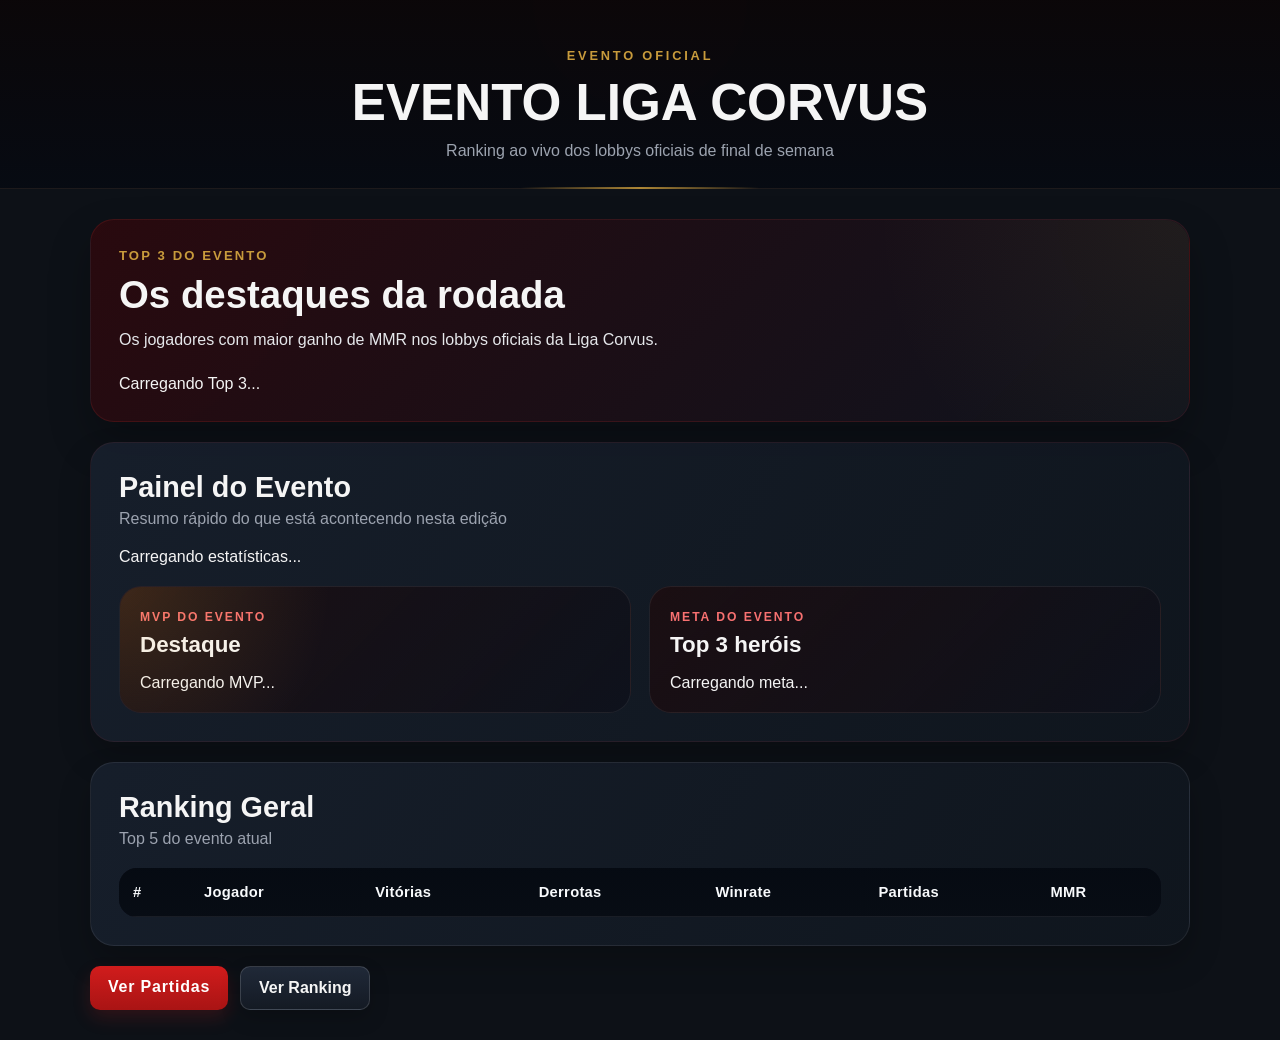
<file: index.html>
<!DOCTYPE html>
<html lang="pt-BR">
<head>
  <meta charset="UTF-8" />
  <meta name="viewport" content="width=device-width, initial-scale=1.0" />
  <title>Evento Liga Corvus</title>
  <link rel="icon" type="image/png" href="favicon.png">
  <link rel="stylesheet" href="css/style.css" />
</head>
<body>
  <header class="topo topo-home">
    <div class="topo-inner reveal reveal-1">
      <p class="topo-kicker">EVENTO OFICIAL</p>
      <h1 id="event-name">EVENTO LIGA CORVUS</h1>
      <p class="sub">Ranking ao vivo dos lobbys oficiais de final de semana</p>
    </div>
  </header>

  <main class="container">
    <section class="hero-banner hero-banner-home reveal reveal-2">
      <div class="hero-left hero-left-full">
        <p class="banner-label">TOP 3 DO EVENTO</p>
        <h2>Os destaques da rodada</h2>
        <p class="banner-text">
          Os jogadores com maior ganho de MMR nos lobbys oficiais da Liga Corvus.
        </p>

        <div id="top3-highlight" class="top3-highlight">
          Carregando Top 3...
        </div>
      </div>
    </section>

    <section class="section-block home-insights reveal reveal-3">
      <div class="section-header">
        <h2>Painel do Evento</h2>
        <p>Resumo rápido do que está acontecendo nesta edição</p>
      </div>

      <div class="event-stats-grid" id="event-stats-grid">
        Carregando estatísticas...
      </div>

      <div class="home-extra-grid">
        <div class="mini-panel mvp-panel">
          <div class="mini-panel-header">
            <span class="mini-panel-kicker">MVP DO EVENTO</span>
            <h3>Destaque</h3>
          </div>
          <div id="event-mvp">
            Carregando MVP...
          </div>
        </div>

        <div class="mini-panel meta-panel">
          <div class="mini-panel-header">
            <span class="mini-panel-kicker">META DO EVENTO</span>
            <h3>Top 3 heróis</h3>
          </div>
          <div id="meta-evento" class="meta-grid">
            Carregando meta...
          </div>
        </div>
      </div>
    </section>

    <section class="section-block reveal reveal-4">
      <div class="section-header">
        <h2>Ranking Geral</h2>
        <p>Top 5 do evento atual</p>
      </div>

      <div class="ranking-premium-wrap">
        <table class="ranking-premium-table">
          <thead>
            <tr>
              <th>#</th>
              <th>Jogador</th>
              <th>Vitórias</th>
              <th>Derrotas</th>
              <th>Winrate</th>
              <th>Partidas</th>
              <th>MMR</th>
            </tr>
          </thead>
          <tbody id="home-ranking-body"></tbody>
        </table>
      </div>
    </section>

    <section class="botoes reveal reveal-5">
      <a class="btn btn-home-main" href="partidas.html">Ver Partidas</a>
      <a class="btn btn-secondary btn-outline-light" href="ranking.html">Ver Ranking</a>
    </section>
  </main>

  <script src="js/config.js"></script>
  <script src="js/utils.js"></script>
  <script src="js/api.js"></script>
  <script src="js/heroes.js"></script>
  <script src="js/app.js"></script>
</body>
</html>
</file>
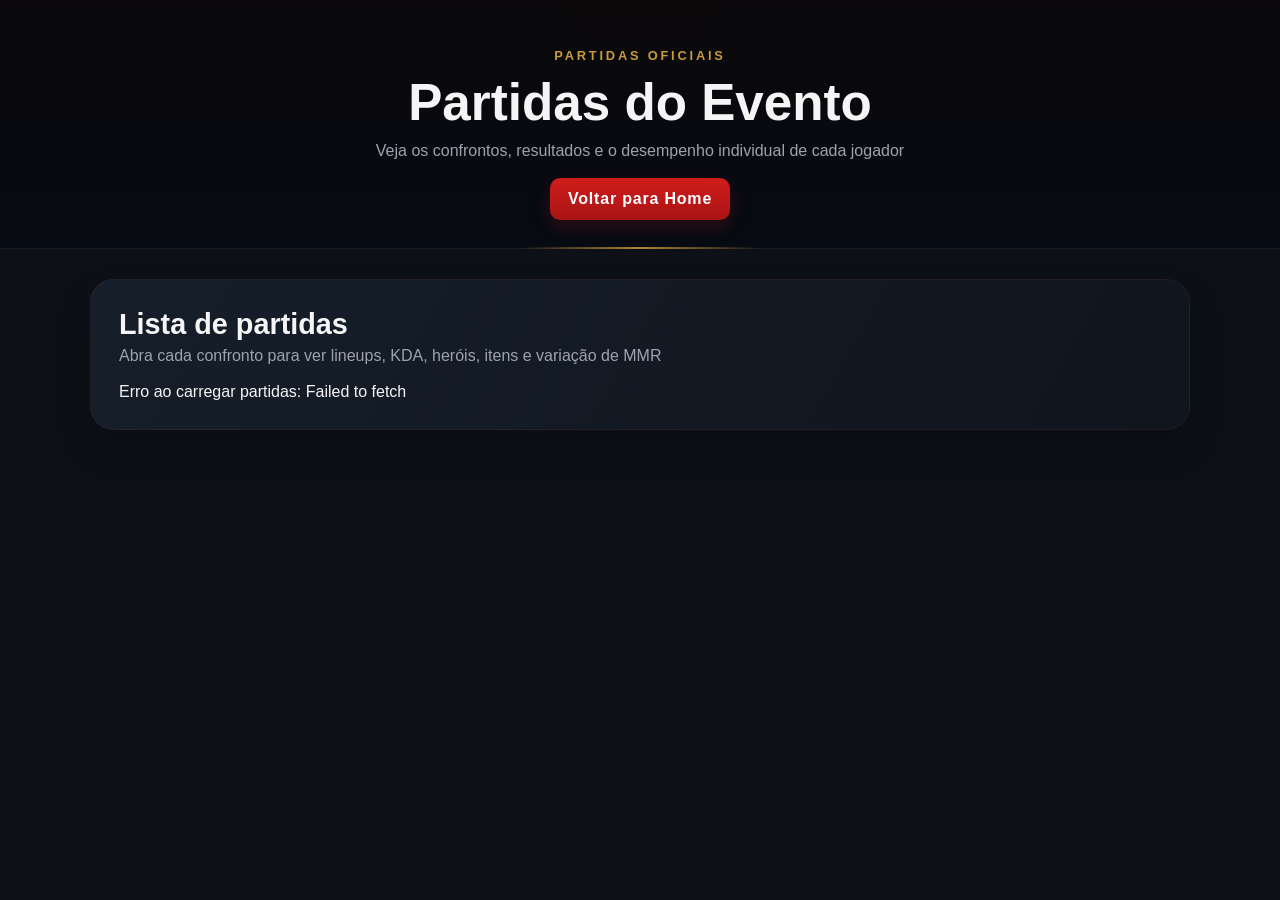
<file: partidas.html>
<!DOCTYPE html>
<html lang="pt-BR">
<head>
  <meta charset="UTF-8" />
  <meta name="viewport" content="width=device-width, initial-scale=1.0" />
  <title>Evento Liga Corvus | Partidas</title>
  <link rel="icon" type="image/png" href="favicon.png">
  <link rel="stylesheet" href="css/style.css" />
</head>
<body>
  <header class="topo topo-matches">
    <div class="topo-inner">
      <p class="topo-kicker">PARTIDAS OFICIAIS</p>
      <h1>Partidas do Evento</h1>
      <p class="sub">Veja os confrontos, resultados e o desempenho individual de cada jogador</p>
      <div class="top-actions">
        <a class="btn btn-home-main" href="index.html">Voltar para Home</a>
      </div>
    </div>
  </header>

  <main class="container">
    <section class="section-block section-matches">
      <div class="section-header section-header-matches">
        <div>
          <h2>Lista de partidas</h2>
          <p>Abra cada confronto para ver lineups, KDA, heróis, itens e variação de MMR</p>
        </div>
      </div>

      <div id="matches-list">Carregando partidas...</div>
    </section>
  </main>

  <script src="js/config.js"></script>
  <script src="js/utils.js"></script>
  <script src="js/api.js"></script>
  <script src="js/heroes.js"></script>
  <script src="js/items.js"></script>
  <script src="js/partidas.js"></script>
</body>
</html>
</file>
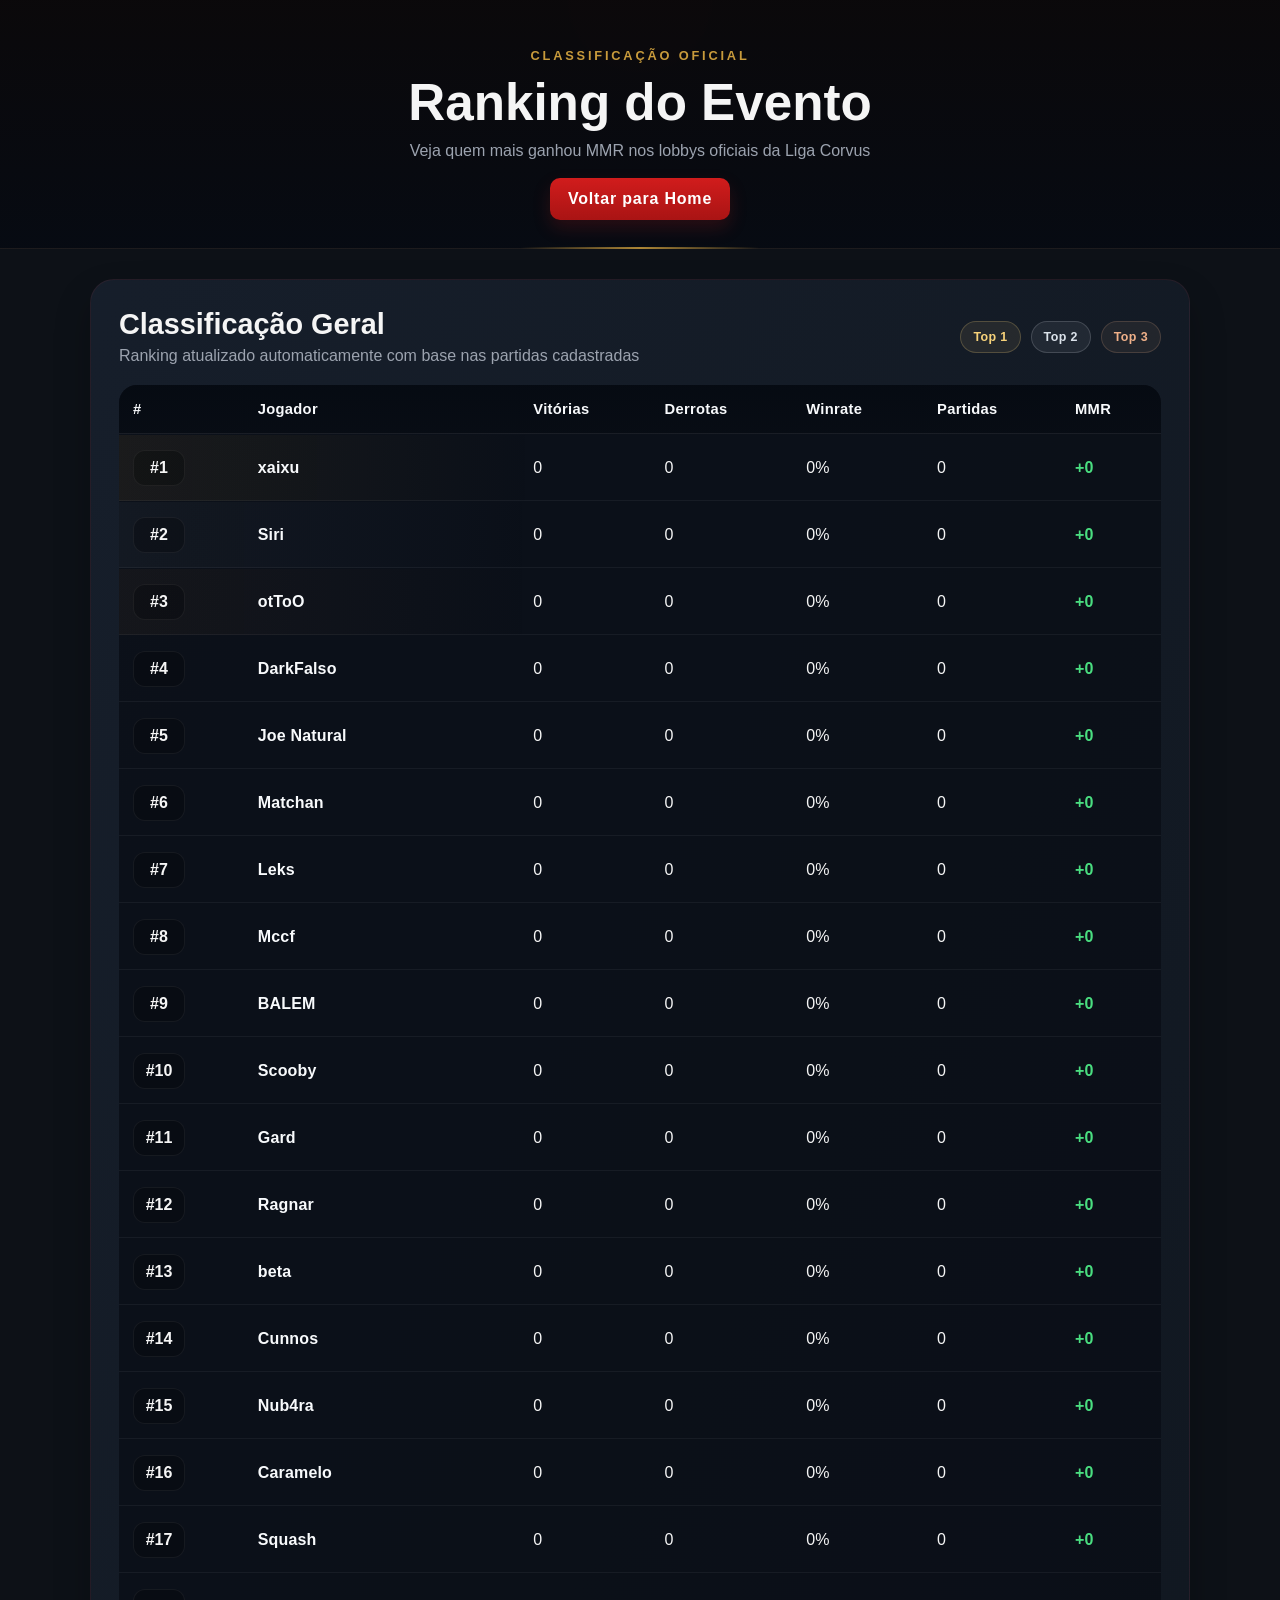
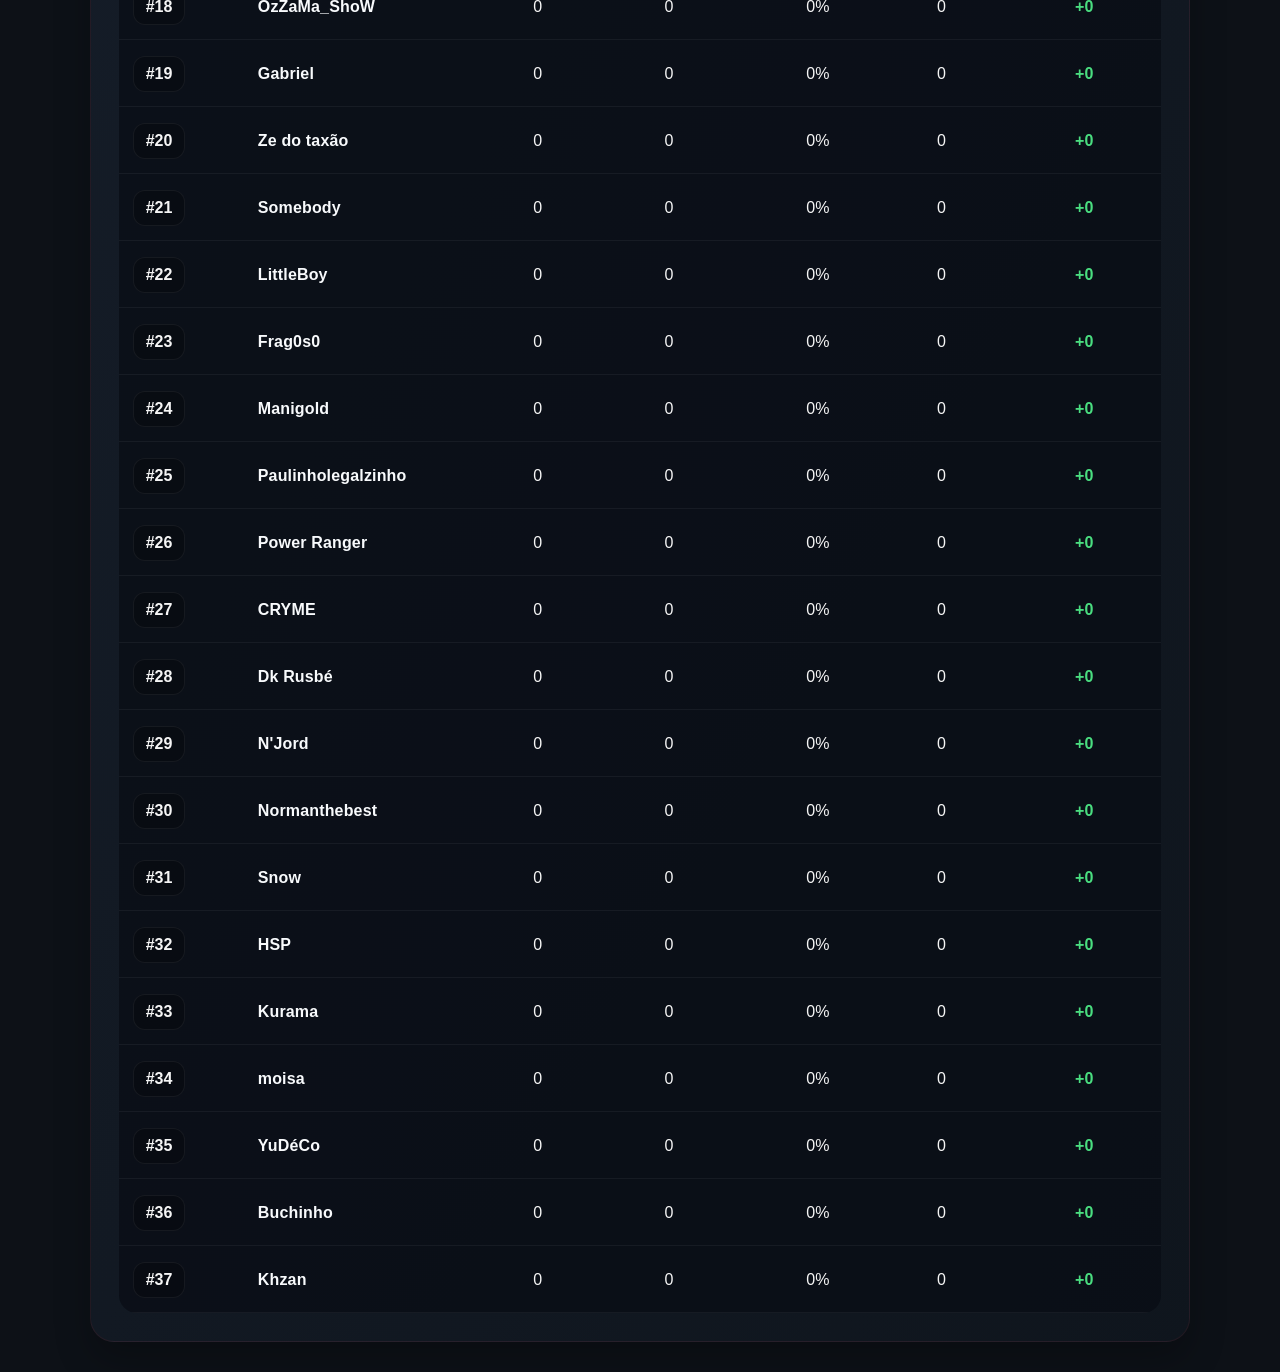
<file: ranking.html>
<!DOCTYPE html>
<html lang="pt-BR">
<head>
  <meta charset="UTF-8" />
  <meta name="viewport" content="width=device-width, initial-scale=1.0" />
  <title>Evento Liga Corvus | Ranking</title>
  <link rel="icon" type="image/png" href="favicon.png">
  <link rel="stylesheet" href="css/style.css" />
</head>
<body>
  <header class="topo topo-ranking">
    <div class="topo-inner">
      <p class="topo-kicker">CLASSIFICAÇÃO OFICIAL</p>
      <h1>Ranking do Evento</h1>
      <p class="sub">Veja quem mais ganhou MMR nos lobbys oficiais da Liga Corvus</p>
      <div class="top-actions">
        <a class="btn btn-home-main" href="index.html">Voltar para Home</a>
      </div>
    </div>
  </header>

  <main class="container">
    <section class="section-block section-ranking">
      <div class="section-header section-header-ranking">
        <div>
          <h2>Classificação Geral</h2>
          <p>Ranking atualizado automaticamente com base nas partidas cadastradas</p>
        </div>

        <div class="ranking-legend">
          <span class="legend-pill legend-gold">Top 1</span>
          <span class="legend-pill legend-silver">Top 2</span>
          <span class="legend-pill legend-bronze">Top 3</span>
        </div>
      </div>

      <div class="ranking-premium-wrap">
        <table class="ranking-premium-table ranking-table-upgraded">
          <thead>
            <tr>
              <th>#</th>
              <th>Jogador</th>
              <th>Vitórias</th>
              <th>Derrotas</th>
              <th>Winrate</th>
              <th>Partidas</th>
              <th>MMR</th>
            </tr>
          </thead>
          <tbody id="ranking-body"></tbody>
        </table>
      </div>
    </section>
  </main>

  <script src="js/config.js"></script>
  <script src="js/utils.js"></script>
  <script src="js/api.js"></script>
  <script src="js/ranking.js"></script>
</body>
</html>
</file>
<file: css/style.css>
* {
  box-sizing: border-box;
  margin: 0;
  padding: 0;
}

body {
  background: #0d1117;
  color: #f5f5f5;
  font-family: Arial, Helvetica, sans-serif;
  min-height: 100vh;
}

.topo {
  text-align: center;
  padding: 30px 20px;
  border-bottom: 1px solid #222;
}

.topo h1 {
  font-size: 2.2rem;
  margin-bottom: 8px;
}

.sub {
  color: #aaa;
}

.container {
  width: min(1100px, 92%);
  margin: 30px auto;
  display: grid;
  gap: 20px;
}

.hero-card {
  background: #161b22;
  border: 1px solid #272c35;
  border-radius: 16px;
  padding: 24px;
}

.hero-card h2 {
  margin-bottom: 16px;
}

.countdown-box {
  margin-top: 20px;
  padding: 20px;
  background: #0f141b;
  border-radius: 14px;
  text-align: center;
}

.countdown-box span {
  display: block;
  color: #999;
  margin-bottom: 8px;
}

.countdown-box h3 {
  font-size: 2rem;
}

.botoes {
  display: flex;
  gap: 12px;
  flex-wrap: wrap;
}

.btn {
  display: inline-block;
  background: linear-gradient(180deg, #d11c1c, #a91414);
  color: white;
  text-decoration: none;
  padding: 12px 18px;
  border-radius: 10px;
  font-weight: 700;
  box-shadow: 0 8px 18px rgba(185, 28, 28, 0.2);
}

.btn:hover {
  background: linear-gradient(180deg, #e02222, #b11616);
}

.rank-item,
.match-card,
.player-card {
  background: #11161d;
  border: 1px solid #272c35;
  border-radius: 12px;
  padding: 14px;
  margin-bottom: 12px;
}

.rank-item strong {
  font-size: 1.05rem;
}

.small {
  color: #aaa;
  font-size: 0.9rem;
}

.table-wrap {
  overflow-x: auto;
}

table {
  width: 100%;
  border-collapse: collapse;
  background: #161b22;
  border-radius: 12px;
  overflow: hidden;
}

th, td {
  padding: 12px;
  border-bottom: 1px solid #272c35;
  text-align: left;
}

th {
  background: #0f141b;
}

.win {
  color: #4ade80;
  font-weight: bold;
}

.loss {
  color: #f87171;
  font-weight: bold;
}

.match-details {
  background: #11161d;
  border: 1px solid #272c35;
  border-radius: 14px;
  margin-bottom: 16px;
  overflow: hidden;
}

.match-summary {
  list-style: none;
  cursor: pointer;
  padding: 18px;
  background: #0f141b;
}

.match-summary::-webkit-details-marker {
  display: none;
}

.match-summary:hover {
  background: #131a22;
}

.match-expanded {
  padding: 16px;
}

.players-grid {
  display: grid;
  grid-template-columns: repeat(auto-fit, minmax(260px, 1fr));
  gap: 12px;
}

.team-block h3{
  color:#9ca3af;
  font-size:16px;
  margin-bottom:8px;
}

.topo {
  position: relative;
  text-align: center;
  padding: 48px 20px 28px;
  border-bottom: 1px solid rgba(255,255,255,0.08);
  background:
    linear-gradient(180deg, rgba(9,13,20,0.95), rgba(6,10,18,0.95)),
    radial-gradient(circle at top center, rgba(161, 98, 7, 0.18), transparent 35%);
}

.topo-inner {
  max-width: 900px;
  margin: 0 auto;
}

.topo-kicker {
  font-size: 0.8rem;
  letter-spacing: 0.22em;
  color: #c89b3c;
  margin-bottom: 10px;
  font-weight: 700;
}

.topo h1 {
  font-size: clamp(2.2rem, 5vw, 3.2rem);
  margin-bottom: 10px;
  font-weight: 800;
}

.sub {
  color: #9ca3af;
  font-size: 1rem;
}

.hero-banner {
  display: grid;
  grid-template-columns: 1.2fr 1fr;
  gap: 20px;
  align-items: stretch;
  background:
    linear-gradient(120deg, rgba(24,32,46,0.95), rgba(16,22,31,0.95)),
    radial-gradient(circle at left top, rgba(185, 28, 28, 0.18), transparent 30%);
  border: 1px solid rgba(255,255,255,0.08);
  border-radius: 24px;
  padding: 28px;
  box-shadow: 0 20px 40px rgba(0,0,0,0.25);
}

.hero-left,
.hero-right {
  display: flex;
  flex-direction: column;
  justify-content: center;
}

.banner-label {
  color: #c89b3c;
  font-size: 0.82rem;
  letter-spacing: 0.16em;
  text-transform: uppercase;
  margin-bottom: 10px;
  font-weight: 700;
}

.hero-banner h2 {
  font-size: clamp(1.8rem, 3vw, 2.6rem);
  margin-bottom: 14px;
}

.banner-text {
  color: #e5e7eb;
  margin-bottom: 8px;
  font-size: 1rem;
}

.countdown-panel {
  height: 100%;
  display: flex;
  flex-direction: column;
  justify-content: center;
  align-items: center;
  background:
    linear-gradient(180deg, rgba(7,11,19,0.92), rgba(10,15,25,0.92));
  border: 1px solid rgba(255,255,255,0.06);
  border-radius: 20px;
  padding: 30px;
  text-align: center;
}

.countdown-panel span {
  color: #9ca3af;
  font-size: 0.92rem;
  margin-bottom: 10px;
  letter-spacing: 0.12em;
}

.countdown-panel h3 {
  font-size: clamp(2rem, 4vw, 3rem);
  font-weight: 800;
  color: #f8fafc;
}

.section-block {
  background:
    linear-gradient(120deg, rgba(24,32,46,0.88), rgba(16,22,31,0.88));
  border: 1px solid rgba(255,255,255,0.08);
  border-radius: 24px;
  padding: 28px;
  box-shadow: 0 16px 32px rgba(0,0,0,0.22);
}

.section-header {
  margin-bottom: 20px;
}

.section-header h2 {
  font-size: 1.8rem;
  margin-bottom: 6px;
}

.section-header p {
  color: #9ca3af;
}

.top5-grid {
  display: grid;
  grid-template-columns: 1.12fr 1fr 1fr 1fr 1fr;
  gap: 16px;
}

.top-card {
  position: relative;
  min-height: 310px;
  border-radius: 20px;
  overflow: hidden;
  border: 1px solid rgba(255,255,255,0.08);
  background:
    linear-gradient(160deg, rgba(22,30,43,0.98), rgba(11,15,24,0.98));
  box-shadow: 0 12px 24px rgba(0,0,0,0.28);
  transition: transform 0.2s ease, box-shadow 0.2s ease;
}

.top-card:hover {
  transform: translateY(-4px);
  box-shadow: 0 18px 34px rgba(0,0,0,0.35);
}

.top-card.first {
  background:
    linear-gradient(160deg, rgba(92,69,14,0.98), rgba(21,16,8,0.98));
  border-color: rgba(200,155,60,0.34);
  box-shadow:
    0 16px 34px rgba(0,0,0,0.32),
    0 0 0 1px rgba(200,155,60,0.08) inset;
}

.top-card.second {
  background:
    linear-gradient(160deg, rgba(57,66,79,0.98), rgba(14,17,23,0.98));
  border-color: rgba(160,174,192,0.22);
  box-shadow:
    0 16px 34px rgba(0,0,0,0.28),
    0 0 0 1px rgba(160,174,192,0.05) inset;
}

.top-card.third {
  background:
    linear-gradient(160deg, rgba(97,58,28,0.98), rgba(20,14,9,0.98));
  border-color: rgba(180,120,70,0.24);
  box-shadow:
    0 16px 34px rgba(0,0,0,0.28),
    0 0 0 1px rgba(180,120,70,0.05) inset;
}

.top-card-overlay {
  position: absolute;
  inset: 0;
  background:
    radial-gradient(circle at top right, rgba(255,255,255,0.08), transparent 35%);
  pointer-events: none;
}

.top-card-badge {
  position: absolute;
  top: 12px;
  left: 12px;
  z-index: 2;
  background: rgba(3,7,14,0.55);
  border: 1px solid rgba(255,255,255,0.12);
  padding: 7px 11px;
  border-radius: 999px;
  font-weight: 800;
  color: #f8fafc;
  backdrop-filter: blur(6px);
}

.top-card.first .top-card-badge {
  background: rgba(200,155,60,0.18);
  border-color: rgba(200,155,60,0.35);
  color: #f3d27c;
}

.top-card.second .top-card-badge {
  background: rgba(148,163,184,0.15);
  border-color: rgba(148,163,184,0.28);
  color: #dbe4ef;
}

.top-card.third .top-card-badge {
  background: rgba(180,120,70,0.16);
  border-color: rgba(180,120,70,0.28);
  color: #efc29b;
}

.top-card-content {
  position: relative;
  z-index: 1;
  height: 100%;
  padding: 16px 18px 18px;
  display: flex;
  flex-direction: column;
  justify-content: flex-start;
}

.top-card-role {
  color: #cbd5e1;
  font-size: 0.72rem;
  letter-spacing: 0.12em;
  margin-bottom: 8px;
}

.top-card h3 {
  font-size: 1.5rem;
  margin-bottom: 16px;
  line-height: 1.1;
}

.top-card-stats {
  display: grid;
  gap: 8px;
  margin-top: 8px;
}

.top-stat {
  padding: 10px 12px;
  border-radius: 14px;
  background: rgba(0,0,0,0.22);
  border: 1px solid rgba(255,255,255,0.08);
}

.top-stat span {
  display: block;
  color: #cbd5e1;
  font-size: 0.8rem;
  margin-bottom: 4px;
}

.top-stat strong {
  font-size: 1.05rem;
}

.ranking-premium-wrap {
  overflow-x: auto;
}

.ranking-premium-table {
  width: 100%;
  border-collapse: collapse;
  overflow: hidden;
  border-radius: 18px;
  background: rgba(9,13,20,0.75);
}

.ranking-premium-table thead th {
  background: linear-gradient(180deg, rgba(6,10,18,0.96), rgba(8,12,20,0.96));
  color: #f8fafc;
  font-size: 0.92rem;
  padding: 16px 14px;
  text-align: left;
  border-bottom: 1px solid rgba(255,255,255,0.08);
  letter-spacing: 0.02em;
}

.ranking-premium-table tbody td {
  padding: 15px 14px;
  border-bottom: 1px solid rgba(255,255,255,0.05);
}

.ranking-premium-table tbody tr:hover {
  background: rgba(255,255,255,0.035);
}

.ranking-premium-table tbody tr:nth-child(1) {
  background: linear-gradient(90deg, rgba(200,155,60,0.08), transparent 40%);
}

.ranking-premium-table tbody tr:nth-child(2) {
  background: linear-gradient(90deg, rgba(148,163,184,0.06), transparent 40%);
}

.ranking-premium-table tbody tr:nth-child(3) {
  background: linear-gradient(90deg, rgba(180,120,70,0.06), transparent 40%);
}

.btn-secondary {
  background: #1f2937;
}

.btn-secondary:hover {
  background: #111827;
}

@media (max-width: 1200px) {
  .top5-grid {
    grid-template-columns: repeat(3, minmax(220px, 1fr));
  }
}

@media (max-width: 900px) {
  .hero-banner {
    grid-template-columns: 1fr;
  }

  .top5-grid {
    grid-template-columns: repeat(2, minmax(220px, 1fr));
  }
}

@media (max-width: 640px) {
  .container {
    width: min(94%, 1100px);
  }

  .top5-grid {
    grid-template-columns: 1fr;
  }

  .section-block,
  .hero-banner {
    padding: 20px;
    border-radius: 18px;
  }

  .top-card {
    min-height: 220px;
  }
}

/* =========================
   PARTIDAS - BLOCO LIMPO
========================= */

.match-premium-card {
  border: 1px solid rgba(255,255,255,0.08);
  border-radius: 20px;
  overflow: hidden;
  background: linear-gradient(145deg, rgba(20,27,39,0.95), rgba(10,15,24,0.95));
  margin-bottom: 18px;
  box-shadow: 0 14px 30px rgba(0,0,0,0.24);
}

.match-premium-summary {
  list-style: none;
  cursor: pointer;
  padding: 0;
}

.match-premium-summary::-webkit-details-marker {
  display: none;
}

.match-summary-main {
  padding: 16px 18px;
  background: linear-gradient(135deg, rgba(31,41,55,0.7), rgba(10,14,22,0.7));
}

.match-summary-top {
  display: flex;
  gap: 8px;
  flex-wrap: wrap;
  margin-bottom: 12px;
}

.match-chip {
  display: inline-flex;
  align-items: center;
  padding: 6px 10px;
  border-radius: 999px;
  font-size: 0.72rem;
  font-weight: 700;
  background: rgba(185, 28, 28, 0.18);
  color: #fca5a5;
  border: 1px solid rgba(248, 113, 113, 0.18);
}

.match-chip.subtle {
  background: rgba(255,255,255,0.05);
  color: #cbd5e1;
  border-color: rgba(255,255,255,0.08);
}

.match-versus-row {
  display: grid;
  grid-template-columns: 1fr auto 1fr;
  align-items: center;
  gap: 16px;
}

.team-name {
  font-size: 1.05rem;
  font-weight: 800;
  color: #e5e7eb;
}

.team-name:last-child {
  text-align: right;
}

.winner-team {
  color: #f8fafc;
  text-shadow: 0 0 18px rgba(74, 222, 128, 0.18);
}

.versus-center {
  text-align: center;
}

.match-score {
  display: flex;
  align-items: center;
  justify-content: center;
  gap: 10px;
  margin-bottom: 6px;
}

.match-score strong {
  font-size: 1.5rem;
}

.match-score span {
  color: #9ca3af;
  font-weight: 700;
}

.match-premium-body {
  padding: 14px 18px 18px;
  overflow-x: hidden;
}

.match-info-strip {
  display: grid;
  grid-template-columns: repeat(3, minmax(120px, 1fr));
  gap: 10px;
  margin-bottom: 14px;
}

.info-pill {
  background: rgba(255,255,255,0.04);
  border: 1px solid rgba(255,255,255,0.07);
  border-radius: 12px;
  padding: 10px 12px;
}

.info-pill span {
  display: block;
  color: #9ca3af;
  font-size: 0.72rem;
  margin-bottom: 4px;
}

.info-pill strong {
  font-size: 0.9rem;
  color: #f8fafc;
}

.unknown-ids-box {
  margin-bottom: 14px;
  padding: 12px;
  border-radius: 14px;
  background: rgba(255,255,255,0.03);
  border: 1px solid rgba(255,255,255,0.06);
}

.unknown-ids-box h4 {
  margin-bottom: 8px;
  font-size: 0.95rem;
}

.unknown-ids-list {
  display: flex;
  flex-wrap: wrap;
  gap: 6px;
}

.unknown-ids-list span {
  background: rgba(0,0,0,0.25);
  border: 1px solid rgba(255,255,255,0.08);
  color: #e5e7eb;
  padding: 6px 8px;
  border-radius: 10px;
  font-size: 0.75rem;
}

/* =========================
   CONFRONTO SEM SCROLL LATERAL
========================= */

body {
  overflow-x: hidden;
}

.match-premium-body {
  overflow-x: hidden;
}

.stratz-vs-wrapper {
  width: 100%;
  overflow: hidden;
  padding: 4px 0 8px;
}

.stratz-vs-inner {
  display: grid;
  grid-template-columns: repeat(5, minmax(0, 1fr)) auto repeat(5, minmax(0, 1fr));
  gap: 6px;
  align-items: stretch;
  width: 100%;
}

.stratz-team-row {
  display: contents;
}

.stratz-vs-center {
  display: flex;
  align-items: center;
  justify-content: center;
  font-size: 0.72rem;
  font-weight: 800;
  color: #7c8799;
  letter-spacing: 0.08em;
  padding: 0 2px;
}

/* =========================
   CARD COMPACTO ESTILO STRATZ
========================= */

.stratz-player-card {
  min-width: 0;
  min-height: 150px;
  border-radius: 8px;
  padding: 5px;
  border: 1px solid rgba(255,255,255,0.05);
  display: flex;
  flex-direction: column;
  justify-content: flex-start;
  background: linear-gradient(180deg, rgba(26,32,44,0.94), rgba(15,19,27,0.96));
  box-shadow: inset 0 1px 0 rgba(255,255,255,0.02);
  overflow: hidden;
}

.stratz-player-card.is-win {
  background: linear-gradient(180deg, rgba(29,68,48,0.92), rgba(15,24,20,0.96));
}

.stratz-player-card.is-loss {
  background: linear-gradient(180deg, rgba(68,30,30,0.92), rgba(22,16,18,0.96));
}

.stratz-top-number {
  font-size: 0.62rem;
  font-weight: 800;
  color: #f3f4f6;
  margin-bottom: 3px;
  line-height: 1;
}

.stratz-kda {
  font-size: 0.62rem;
  font-weight: 800;
  color: #ffffff;
  line-height: 1.1;
  margin-bottom: 3px;
}

.stratz-networth {
  font-size: 0.58rem;
  font-weight: 800;
  color: #facc15;
  margin-bottom: 4px;
  line-height: 1;
}

.stratz-name {
  font-size: 0.48rem;
  font-weight: 700;
  color: #f3f4f6;
  line-height: 1.05;
  white-space: nowrap;
  overflow: hidden;
  text-overflow: ellipsis;
  margin-bottom: 4px;
}

.stratz-badges {
  display: flex;
  gap: 3px;
  margin-bottom: 6px;
}

.mini-badge {
  padding: 2px 4px;
  border-radius: 999px;
  font-size: 0.38rem;
  font-weight: 800;
  border: 1px solid rgba(255,255,255,0.07);
  line-height: 1;
}

.badge-win {
  background: rgba(34,197,94,0.14);
  color: #86efac;
}

.badge-loss {
  background: rgba(239,68,68,0.14);
  color: #fca5a5;
}

.badge-double {
  background: rgba(251,146,60,0.18);
  color: #fdba74;
}

.badge-normal {
  background: rgba(255,255,255,0.07);
  color: #e5e7eb;
}

.stratz-items {
  margin-top: auto;
  display: grid;
  grid-template-columns: repeat(3, 1fr);
  gap: 2px;
}

.stratz-item-slot {
  height: 12px;
  border-radius: 3px;
  background: rgba(255,255,255,0.05);
  border: 1px solid rgba(255,255,255,0.05);
  display: flex;
  align-items: center;
  justify-content: center;
  font-size: 0.32rem;
  font-weight: 700;
  color: #f8fafc;
  overflow: hidden;
}

.stratz-item-slot img {
  width: 100%;
  height: 100%;
  object-fit: cover;
  display: block;
}

/* =========================
   AJUSTES DO TOPO DA PARTIDA
========================= */

.match-summary-main {
  padding: 14px 16px;
}

.match-summary-top {
  gap: 8px;
  margin-bottom: 10px;
}

.match-chip {
  padding: 6px 10px;
  font-size: 0.7rem;
}

.team-name {
  font-size: 0.95rem;
}

.match-score {
  gap: 8px;
  margin-bottom: 4px;
}

.match-score strong {
  font-size: 1.35rem;
}

.match-info-strip {
  grid-template-columns: repeat(3, minmax(100px, 1fr));
  gap: 8px;
  margin-bottom: 12px;
}

.info-pill {
  padding: 9px 10px;
  border-radius: 10px;
}

.info-pill span {
  font-size: 0.68rem;
}

.info-pill strong {
  font-size: 0.84rem;
}

.unknown-ids-box {
  margin-bottom: 12px;
  padding: 10px;
  border-radius: 12px;
}

.unknown-ids-box h4 {
  margin-bottom: 6px;
  font-size: 0.9rem;
}

.unknown-ids-list {
  gap: 5px;
}

.unknown-ids-list span {
  padding: 5px 7px;
  font-size: 0.68rem;
}

/* =========================
   RESPONSIVO
========================= */

@media (max-width: 1200px) {
  .stratz-vs-inner {
    grid-template-columns: repeat(5, minmax(0, 1fr)) auto repeat(5, minmax(0, 1fr));
    gap: 4px;
  }

  .stratz-player-card {
    min-height: 128px;
    padding: 4px;
  }

  .stratz-kda {
    font-size: 0.64rem;
  }

  .stratz-networth {
    font-size: 0.62rem;
  }

  .stratz-name {
    font-size: 0.5rem;
  }
}

@media (max-width: 900px) {
  .match-versus-row {
    grid-template-columns: 1fr;
    text-align: center;
  }

  .team-name,
  .team-name:last-child {
    text-align: center;
  }

  .match-info-strip {
    grid-template-columns: 1fr;
  }
}

.hero-thumb-wrap {
  width: 100%;
  height: 26px;
  border-radius: 4px;
  overflow: hidden;
  margin-bottom: 4px;
  background: rgba(255,255,255,0.04);
  flex-shrink: 0;
}

.hero-thumb {
  width: 100%;
  height: 100%;
  object-fit: cover;
  display: block;
}

.stratz-hero-name {
  font-size: 0.44rem;
  font-weight: 700;
  color: #cbd5e1;
  line-height: 1.1;
  white-space: nowrap;
  overflow: hidden;
  text-overflow: ellipsis;
  margin-bottom: 4px;
}

.prize-visual {
  display: flex;
  gap: 12px;
  flex-wrap: wrap;
  margin-top: 14px;
}

.prize-card {
  min-width: 180px;
  padding: 14px 16px;
  border-radius: 16px;
  border: 1px solid rgba(255,255,255,0.08);
  background: rgba(0,0,0,0.18);
  box-shadow: inset 0 1px 0 rgba(255,255,255,0.03);
}

.prize-first {
  background: linear-gradient(135deg, rgba(120, 88, 18, 0.35), rgba(20, 17, 10, 0.35));
  border-color: rgba(200,155,60,0.24);
}

.prize-rest {
  background: linear-gradient(135deg, rgba(32, 41, 58, 0.35), rgba(15, 19, 27, 0.35));
  border-color: rgba(255,255,255,0.08);
}

.prize-place {
  display: block;
  font-size: 0.72rem;
  letter-spacing: 0.12em;
  color: #c89b3c;
  margin-bottom: 8px;
  font-weight: 700;
  text-transform: uppercase;
}

.top-card-hero-thumb {
  height: 44px;
  overflow: hidden;
  border-bottom: 1px solid rgba(255,255,255,0.05);
}

.top-card-hero-thumb img {
  width: 100%;
  height: 100%;
  object-fit: cover;
  display: block;
}

.top-card-hero-name {
  color: #cbd5e1;
  font-size: 0.78rem;
  margin-bottom: 14px;
  line-height: 1.2;
}

.stratz-medal {
  font-size: 0.72rem;
  margin-bottom: 4px;
}

/* =========================
   ACABAMENTO ESPORTS
========================= */

.topo {
  position: relative;
}

.topo::after {
  content: "";
  position: absolute;
  left: 50%;
  bottom: -1px;
  transform: translateX(-50%);
  width: 240px;
  height: 2px;
  background: linear-gradient(90deg, transparent, rgba(200,155,60,0.85), transparent);
}

.hero-banner {
  position: relative;
}

.hero-banner::before {
  content: "";
  position: absolute;
  inset: 0;
  pointer-events: none;
  border-radius: 24px;
  background: radial-gradient(circle at top right, rgba(200,155,60,0.08), transparent 28%);
}

.topo-home {
  background:
    linear-gradient(180deg, rgba(10, 6, 8, 0.96), rgba(6, 10, 18, 0.96)),
    radial-gradient(circle at top center, rgba(255, 30, 30, 0.18), transparent 38%);
}

.hero-banner-home {
  background:
    linear-gradient(135deg, rgba(42, 10, 14, 0.95), rgba(15, 20, 30, 0.96)),
    radial-gradient(circle at left top, rgba(255, 0, 60, 0.12), transparent 30%);
  border: 1px solid rgba(255, 70, 70, 0.12);
}

.countdown-panel-home {
  background:
    linear-gradient(180deg, rgba(17, 8, 10, 0.96), rgba(9, 12, 20, 0.96));
  border: 1px solid rgba(255, 70, 70, 0.12);
  box-shadow: 0 0 30px rgba(255, 0, 50, 0.08);
}

.top3-highlight {
  display: grid;
  grid-template-columns: repeat(3, minmax(220px, 1fr));
  gap: 16px;
  margin-top: 18px;
}

.top3-card {
  position: relative;
  overflow: hidden;
  border-radius: 22px;
  padding: 16px;
  min-height: 320px;
  border: 1px solid rgba(255,255,255,0.08);
  background: linear-gradient(180deg, rgba(17, 22, 32, 0.96), rgba(9, 13, 20, 0.98));
  box-shadow: 0 18px 34px rgba(0,0,0,0.28);
  transition: transform 0.25s ease, box-shadow 0.25s ease, border-color 0.25s ease;
}

.top3-card:hover {
  transform: translateY(-6px);
  box-shadow: 0 24px 42px rgba(0,0,0,0.34);
}

.top3-card-1 {
  border-color: rgba(255, 196, 72, 0.26);
  background: linear-gradient(180deg, rgba(58, 40, 10, 0.98), rgba(16, 13, 8, 0.98));
}

.top3-card-2 {
  border-color: rgba(170, 180, 200, 0.18);
  background: linear-gradient(180deg, rgba(35, 42, 54, 0.98), rgba(12, 15, 22, 0.98));
}

.top3-card-3 {
  border-color: rgba(188, 111, 53, 0.2);
  background: linear-gradient(180deg, rgba(61, 30, 14, 0.98), rgba(18, 12, 10, 0.98));
}

.top3-card-glow {
  position: absolute;
  inset: 0;
  pointer-events: none;
  background: radial-gradient(circle at top right, rgba(255,255,255,0.08), transparent 30%);
}

.top3-card-header {
  position: relative;
  z-index: 1;
  display: flex;
  justify-content: space-between;
  align-items: center;
  margin-bottom: 14px;
}

.top3-medal {
  font-size: 1.5rem;
}

.top3-position {
  padding: 6px 10px;
  border-radius: 999px;
  font-weight: 800;
  font-size: 0.82rem;
  background: rgba(0,0,0,0.28);
  border: 1px solid rgba(255,255,255,0.08);
}

.top3-hero-image-wrap {
  position: relative;
  z-index: 1;
  width: 100%;
  height: 76px;
  border-radius: 14px;
  overflow: hidden;
  margin-bottom: 14px;
  border: 1px solid rgba(255,255,255,0.06);
}

.top3-hero-image {
  width: 100%;
  height: 100%;
  object-fit: cover;
  display: block;
}

.top3-content {
  position: relative;
  z-index: 1;
}

.top3-content h3 {
  font-size: 1.7rem;
  line-height: 1.1;
  margin-bottom: 8px;
}

.top3-hero-name {
  color: #d5d9e2;
  font-size: 0.92rem;
  margin-bottom: 16px;
}

.top3-stats {
  display: grid;
  gap: 10px;
}

.top3-stat {
  padding: 12px 14px;
  border-radius: 14px;
  background: rgba(0,0,0,0.22);
  border: 1px solid rgba(255,255,255,0.07);
}

.top3-stat span {
  display: block;
  color: #c8d1db;
  font-size: 0.8rem;
  margin-bottom: 4px;
}

.top3-stat strong {
  font-size: 1.08rem;
}

.btn-home-main {
  letter-spacing: 0.05em;
  font-weight: 800;
}

.btn-outline-light {
  border: 1px solid rgba(255,255,255,0.15);
}

@media (max-width: 980px) {
  .top3-highlight {
    grid-template-columns: 1fr;
  }
}

.hero-left-full {
  width: 100%;
}

.hero-banner-home {
  grid-template-columns: 1fr;
}

.hero-banner-home .hero-left {
  width: 100%;
}

.topo-ranking {
  background:
    linear-gradient(180deg, rgba(10, 8, 10, 0.96), rgba(6, 10, 18, 0.96)),
    radial-gradient(circle at top center, rgba(255, 30, 30, 0.14), transparent 40%);
}

.top-actions {
  margin-top: 18px;
}

.section-ranking {
  border: 1px solid rgba(255, 80, 80, 0.08);
  box-shadow: 0 18px 36px rgba(0,0,0,0.24);
}

.section-header-ranking {
  display: flex;
  align-items: center;
  justify-content: space-between;
  gap: 16px;
  flex-wrap: wrap;
}

.ranking-legend {
  display: flex;
  gap: 10px;
  flex-wrap: wrap;
}

.legend-pill {
  display: inline-flex;
  align-items: center;
  padding: 8px 12px;
  border-radius: 999px;
  font-size: 0.78rem;
  font-weight: 800;
  letter-spacing: 0.03em;
  border: 1px solid rgba(255,255,255,0.08);
  background: rgba(255,255,255,0.04);
}

.legend-gold {
  color: #f7d27a;
  border-color: rgba(247, 210, 122, 0.22);
  background: rgba(247, 210, 122, 0.08);
}

.legend-silver {
  color: #dbe2ea;
  border-color: rgba(219, 226, 234, 0.18);
  background: rgba(219, 226, 234, 0.07);
}

.legend-bronze {
  color: #efb089;
  border-color: rgba(239, 176, 137, 0.18);
  background: rgba(239, 176, 137, 0.07);
}

.ranking-table-upgraded tbody tr {
  transition: background 0.2s ease, transform 0.2s ease;
}

.ranking-table-upgraded tbody tr:hover {
  background: rgba(255,255,255,0.04);
}

.ranking-row-gold {
  background: linear-gradient(90deg, rgba(247, 210, 122, 0.1), transparent 45%);
}

.ranking-row-silver {
  background: linear-gradient(90deg, rgba(219, 226, 234, 0.07), transparent 45%);
}

.ranking-row-bronze {
  background: linear-gradient(90deg, rgba(239, 176, 137, 0.08), transparent 45%);
}

.ranking-position {
  display: inline-flex;
  align-items: center;
  justify-content: center;
  min-width: 52px;
  padding: 8px 10px;
  border-radius: 12px;
  font-weight: 800;
  background: rgba(0,0,0,0.24);
  border: 1px solid rgba(255,255,255,0.06);
}

.ranking-player-cell {
  display: flex;
  align-items: center;
  gap: 10px;
}

.ranking-player-name {
  font-weight: 700;
  color: #f8fafc;
  letter-spacing: 0.01em;
}

.ranking-mmr-cell {
  font-weight: 800;
}

@media (max-width: 720px) {
  .section-header-ranking {
    flex-direction: column;
    align-items: flex-start;
  }

  .ranking-position {
    min-width: 44px;
    padding: 7px 8px;
  }
}

.topo-matches {
  background:
    linear-gradient(180deg, rgba(10, 8, 10, 0.96), rgba(6, 10, 18, 0.96)),
    radial-gradient(circle at top center, rgba(255, 35, 35, 0.14), transparent 40%);
}

.section-matches {
  border: 1px solid rgba(255, 80, 80, 0.08);
  box-shadow: 0 18px 36px rgba(0,0,0,0.24);
}

.section-header-matches {
  margin-bottom: 18px;
}

.unknown-global-box {
  margin-bottom: 20px;
  padding: 18px;
  border-radius: 18px;
  border: 1px solid rgba(255, 80, 80, 0.12);
  background: linear-gradient(135deg, rgba(42, 10, 14, 0.72), rgba(13, 17, 26, 0.9));
}

.unknown-global-box h3 {
  margin-bottom: 8px;
}

.unknown-global-code {
  margin-top: 12px;
  padding: 14px;
  border-radius: 14px;
  background: rgba(0,0,0,0.22);
  border: 1px solid rgba(255,255,255,0.07);
  font-family: Consolas, monospace;
  color: #f8fafc;
}

.unknown-global-code p {
  margin-bottom: 6px;
}

.unknown-ids-box-modern {
  background: linear-gradient(135deg, rgba(30, 12, 12, 0.7), rgba(16, 20, 28, 0.92));
  border: 1px solid rgba(255, 80, 80, 0.12);
}

.match-premium-card[open] {
  border-color: rgba(255, 90, 90, 0.14);
  box-shadow: 0 18px 34px rgba(0,0,0,0.28);
}

.match-premium-summary:hover .match-summary-main {
  background: linear-gradient(135deg, rgba(44, 17, 20, 0.7), rgba(10, 14, 22, 0.85));
}

.stratz-top-row {
  display: flex;
  align-items: center;
  justify-content: space-between;
  gap: 6px;
  margin-bottom: 6px;
}

.stratz-result-badge,
.stratz-mmr-badge {
  display: inline-flex;
  align-items: center;
  justify-content: center;
  padding: 3px 7px;
  border-radius: 999px;
  font-size: 0.48rem;
  font-weight: 800;
  line-height: 1;
  border: 1px solid rgba(255,255,255,0.08);
}

.result-win {
  background: rgba(34, 197, 94, 0.14);
  color: #86efac;
}

.result-loss {
  background: rgba(239, 68, 68, 0.14);
  color: #fca5a5;
}

.stratz-mmr-badge.positive {
  background: rgba(250, 204, 21, 0.14);
  color: #fde68a;
}

.stratz-mmr-badge.negative {
  background: rgba(255,255,255,0.07);
  color: #e5e7eb;
}

.match-chip {
  background: rgba(185, 28, 28, 0.2);
  color: #fca5a5;
  border: 1px solid rgba(248, 113, 113, 0.2);
}

.match-chip.subtle {
  background: rgba(255,255,255,0.05);
  color: #dbe4ef;
}

.winner-team {
  color: #ffffff;
  text-shadow: 0 0 18px rgba(255, 70, 70, 0.18);
}

@media (max-width: 900px) {
  .unknown-global-code {
    font-size: 0.82rem;
    overflow-x: auto;
  }
}

.home-insights {
  border: 1px solid rgba(255, 80, 80, 0.08);
}

.event-stats-grid {
  display: grid;
  grid-template-columns: repeat(5, minmax(140px, 1fr));
  gap: 14px;
  margin-bottom: 20px;
}

.stat-card {
  background: linear-gradient(180deg, rgba(20, 25, 36, 0.96), rgba(10, 14, 22, 0.98));
  border: 1px solid rgba(255,255,255,0.07);
  border-radius: 18px;
  padding: 16px;
  box-shadow: 0 14px 24px rgba(0,0,0,0.18);
  transition: transform 0.25s ease, box-shadow 0.25s ease, border-color 0.25s ease;
}

.stat-card:hover,
.mini-panel:hover,
.meta-card:hover {
  transform: translateY(-4px);
  box-shadow: 0 18px 30px rgba(0,0,0,0.26);
  border-color: rgba(255, 80, 80, 0.16);
}

.stat-label {
  display: block;
  color: #bfc8d6;
  font-size: 0.82rem;
  margin-bottom: 8px;
}

.stat-value {
  font-size: 1.35rem;
  color: #f8fafc;
}

.home-extra-grid {
  display: grid;
  grid-template-columns: 1fr 1fr;
  gap: 18px;
}

.mini-panel {
  background: linear-gradient(135deg, rgba(30, 12, 14, 0.76), rgba(14, 18, 28, 0.94));
  border: 1px solid rgba(255,255,255,0.07);
  border-radius: 22px;
  padding: 20px;
  transition: transform 0.25s ease, box-shadow 0.25s ease, border-color 0.25s ease;
}

.mini-panel-header {
  margin-bottom: 16px;
}

.mini-panel-kicker {
  display: inline-block;
  color: #f87171;
  font-size: 0.76rem;
  font-weight: 800;
  letter-spacing: 0.16em;
  margin-bottom: 8px;
}

.mini-panel-header h3 {
  font-size: 1.4rem;
}

.mvp-card {
  display: grid;
  gap: 16px;
}

.mvp-main {
  padding: 18px;
  border-radius: 18px;
  background: linear-gradient(135deg, rgba(86, 36, 10, 0.42), rgba(24, 18, 12, 0.58));
  border: 1px solid rgba(255, 196, 72, 0.18);
}

.mvp-badge {
  display: inline-flex;
  padding: 6px 10px;
  border-radius: 999px;
  margin-bottom: 10px;
  font-size: 0.78rem;
  font-weight: 800;
  background: rgba(255, 196, 72, 0.12);
  color: #f7d27a;
  border: 1px solid rgba(255, 196, 72, 0.18);
}

.mvp-main h4 {
  font-size: 1.8rem;
  margin-bottom: 6px;
}

.mvp-sub {
  color: #d6dbe5;
}

.mvp-stats {
  display: grid;
  grid-template-columns: repeat(2, 1fr);
  gap: 12px;
}

.mvp-stat {
  padding: 14px;
  border-radius: 16px;
  background: rgba(0,0,0,0.22);
  border: 1px solid rgba(255,255,255,0.06);
}

.mvp-stat span {
  display: block;
  color: #bfc8d6;
  font-size: 0.8rem;
  margin-bottom: 4px;
}

.mvp-stat strong {
  font-size: 1.06rem;
}

.meta-grid {
  display: grid;
  grid-template-columns: repeat(3, 1fr);
  gap: 14px;
}

.meta-card {
  position: relative;
  overflow: hidden;
  background: linear-gradient(180deg, rgba(17, 22, 32, 0.96), rgba(9, 13, 20, 0.98));
  border: 1px solid rgba(255,255,255,0.07);
  border-radius: 18px;
  padding: 12px;
  transition: transform 0.25s ease, box-shadow 0.25s ease, border-color 0.25s ease;
}

.meta-card-1 {
  border-color: rgba(255, 196, 72, 0.2);
}

.meta-card-2 {
  border-color: rgba(170, 180, 200, 0.16);
}

.meta-card-3 {
  border-color: rgba(188, 111, 53, 0.18);
}

.meta-rank {
  position: absolute;
  top: 10px;
  right: 10px;
  z-index: 1;
  padding: 5px 8px;
  border-radius: 999px;
  background: rgba(0,0,0,0.26);
  border: 1px solid rgba(255,255,255,0.07);
  font-size: 0.75rem;
  font-weight: 800;
}

.meta-image-wrap {
  width: 100%;
  height: 72px;
  border-radius: 14px;
  overflow: hidden;
  margin-bottom: 12px;
  border: 1px solid rgba(255,255,255,0.06);
}

.meta-image {
  width: 100%;
  height: 100%;
  object-fit: cover;
  display: block;
}

.meta-content h4 {
  font-size: 1.05rem;
  margin-bottom: 6px;
}

.meta-content p {
  color: #c7cfdb;
  font-size: 0.9rem;
}

.btn-outline-light {
  background: linear-gradient(180deg, #202938, #141a24);
  color: #f5f5f5;
  box-shadow: 0 8px 20px rgba(0,0,0,0.18);
}

.btn-outline-light:hover {
  background: linear-gradient(180deg, #2a3447, #1a2230);
}

.reveal {
  opacity: 0;
  transform: translateY(18px);
  animation: revealUp 0.7s ease forwards;
}

.reveal-1 { animation-delay: 0.05s; }
.reveal-2 { animation-delay: 0.12s; }
.reveal-3 { animation-delay: 0.2s; }
.reveal-4 { animation-delay: 0.28s; }
.reveal-5 { animation-delay: 0.36s; }

.top3-card,
.ranking-premium-table tbody tr,
.btn,
.stat-card,
.mini-panel,
.meta-card {
  will-change: transform, opacity;
}

@keyframes revealUp {
  from {
    opacity: 0;
    transform: translateY(18px);
  }
  to {
    opacity: 1;
    transform: translateY(0);
  }
}

@media (max-width: 1080px) {
  .event-stats-grid {
    grid-template-columns: repeat(2, 1fr);
  }

  .home-extra-grid {
    grid-template-columns: 1fr;
  }

  .meta-grid {
    grid-template-columns: 1fr;
  }
}

@media (max-width: 720px) {
  .event-stats-grid,
  .mvp-stats {
    grid-template-columns: 1fr;
  }
}

.mvp-panel {
  position: relative;
  overflow: hidden;
}

.mvp-panel::before {
  content: "";
  position: absolute;
  inset: 0;
  background: radial-gradient(circle at top left, rgba(255,180,60,0.15), transparent 40%);
  pointer-events: none;
}

.meta-badge {
  display: inline-block;
  margin-top: 6px;
  padding: 4px 8px;
  border-radius: 999px;
  font-size: 0.7rem;
  background: rgba(255, 70, 70, 0.15);
  color: #ff6b6b;
  border: 1px solid rgba(255,70,70,0.2);
}

@keyframes floatUp {
  0% {
    transform: translateY(10px);
    opacity: 0;
  }
  100% {
    transform: translateY(0);
    opacity: 1;
  }
}

.top3-card {
  animation: floatUp 0.5s ease forwards;
}

.top3-card:nth-child(1) { animation-delay: 0.1s; }
.top3-card:nth-child(2) { animation-delay: 0.2s; }
.top3-card:nth-child(3) { animation-delay: 0.3s; }
</file>
